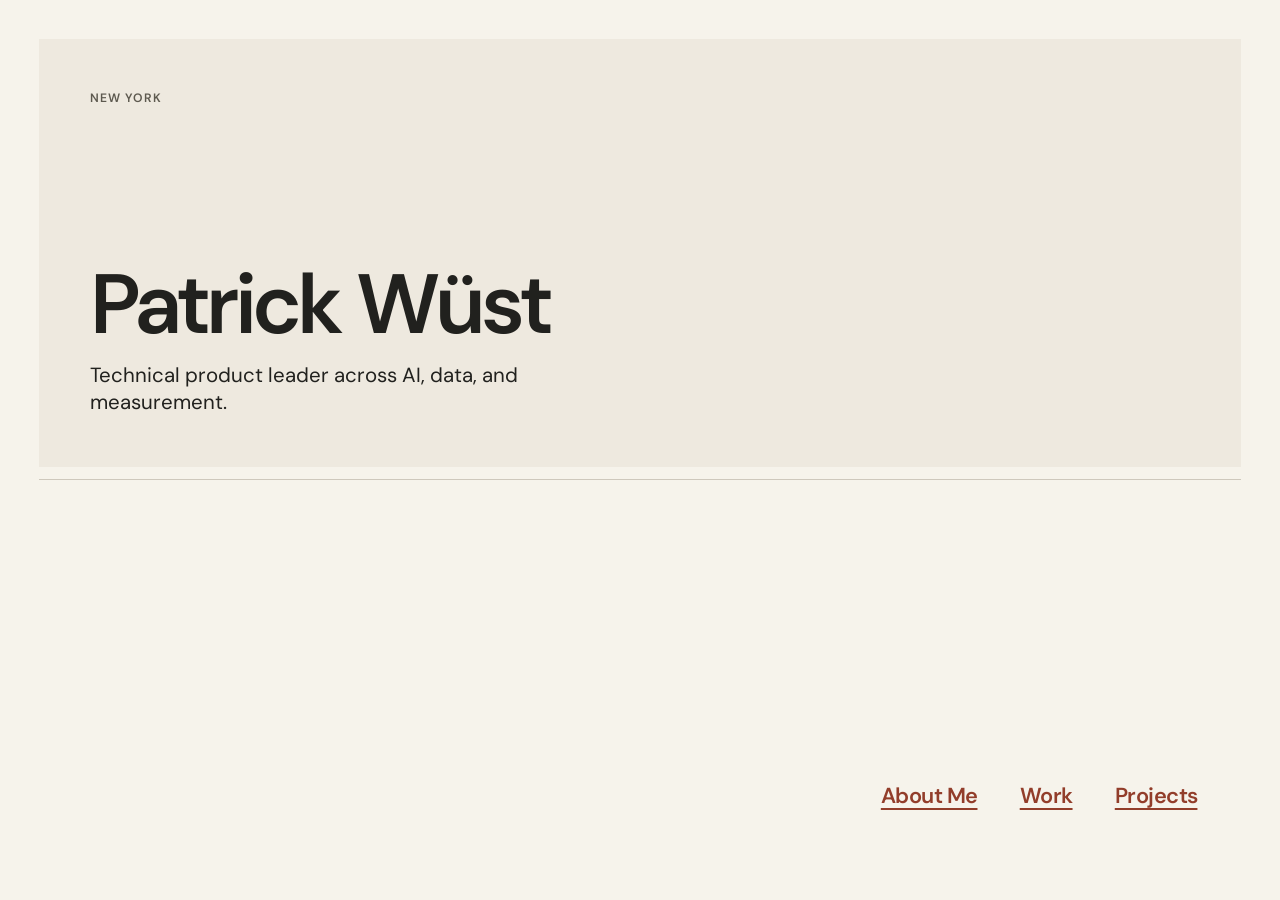
<file: index.html>
<!doctype html>
<html lang="en">
<head>
  <meta charset="utf-8">
  <meta name="viewport" content="width=device-width, initial-scale=1">
  <meta name="description" content="Patrick Wüst, technical product leader across AI, data, and measurement.">
  <title>Patrick Wüst</title>
  <link rel="stylesheet" href="styles.css">
</head>
<body class="cover">
  <a class="skip-link" href="#main">Skip to content</a>
  <main class="cover-main site-shell" id="main" tabindex="-1">
    <header class="cover-intro field">
      <p class="location">New York</p>
      <div>
        <h1>Patrick Wüst</h1>
        <p class="cover-role">Technical product leader across AI, data, and measurement.</p>
      </div>
    </header>

    <nav class="cover-nav field field-reverse" aria-label="Primary">
      <a href="about.html">About Me</a>
      <a href="work.html">Work</a>
      <a href="projects.html">Projects</a>
    </nav>
  </main>
</body>
</html>
</file>
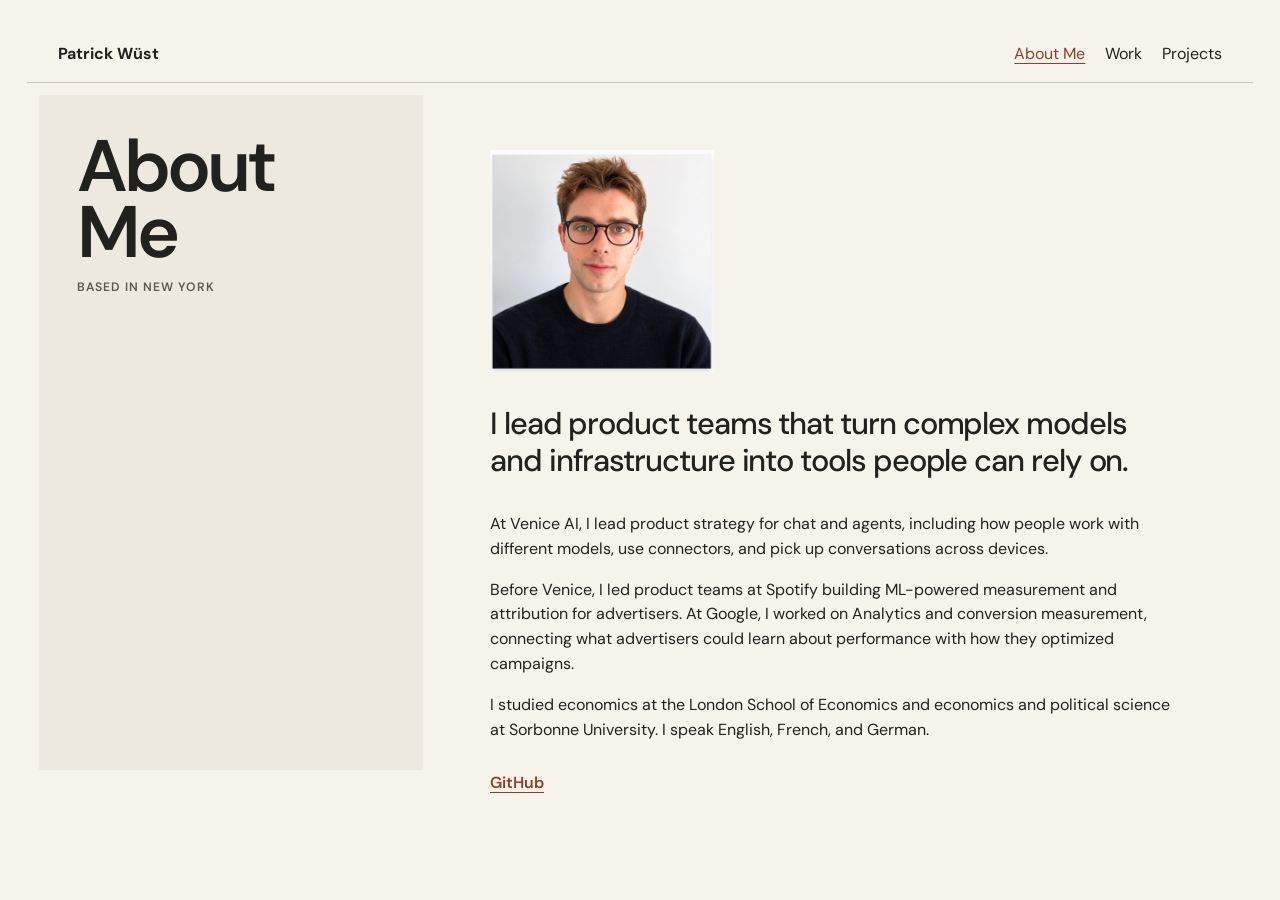
<file: about.html>
<!doctype html>
<html lang="en">
<head>
  <meta charset="utf-8">
  <meta name="viewport" content="width=device-width, initial-scale=1">
  <meta name="description" content="About Patrick Wüst and his work across consumer AI, measurement, and analytics.">
  <title>About Me · Patrick Wüst</title>
  <link rel="stylesheet" href="styles.css">
</head>
<body class="interior">
  <a class="skip-link" href="#main">Skip to content</a>
  <header class="site-header site-shell">
    <a class="wordmark" href="index.html">Patrick Wüst</a>
    <nav class="primary-nav" aria-label="Primary">
      <a href="about.html" aria-current="page">About Me</a>
      <a href="work.html">Work</a>
      <a href="projects.html">Projects</a>
    </nav>
  </header>

  <main class="page-layout site-shell" id="main" tabindex="-1">
    <header class="page-panel about-panel field">
      <h1>About Me</h1>
      <p class="location">Based in New York</p>
    </header>

    <div class="reading-panel">
      <div class="reading-content prose">
        <img class="about-portrait" src="portrait.png" width="512" height="512" alt="Portrait of Patrick Wüst">
        <p class="lead">I lead product teams that turn complex models and infrastructure into tools people can rely on.</p>
        <p>At Venice AI, I lead product strategy for chat and agents, including how people work with different models, use connectors, and pick up conversations across devices.</p>
        <p>Before Venice, I led product teams at Spotify building ML-powered measurement and attribution for advertisers. At Google, I worked on Analytics and conversion measurement, connecting what advertisers could learn about performance with how they optimized campaigns.</p>
        <p>I studied economics at the London School of Economics and economics and political science at Sorbonne University. I speak English, French, and German.</p>
        <p class="profile-link"><a class="text-link" href="https://github.com/LaSiala3000">GitHub</a></p>
      </div>
    </div>
  </main>

</body>
</html>
</file>
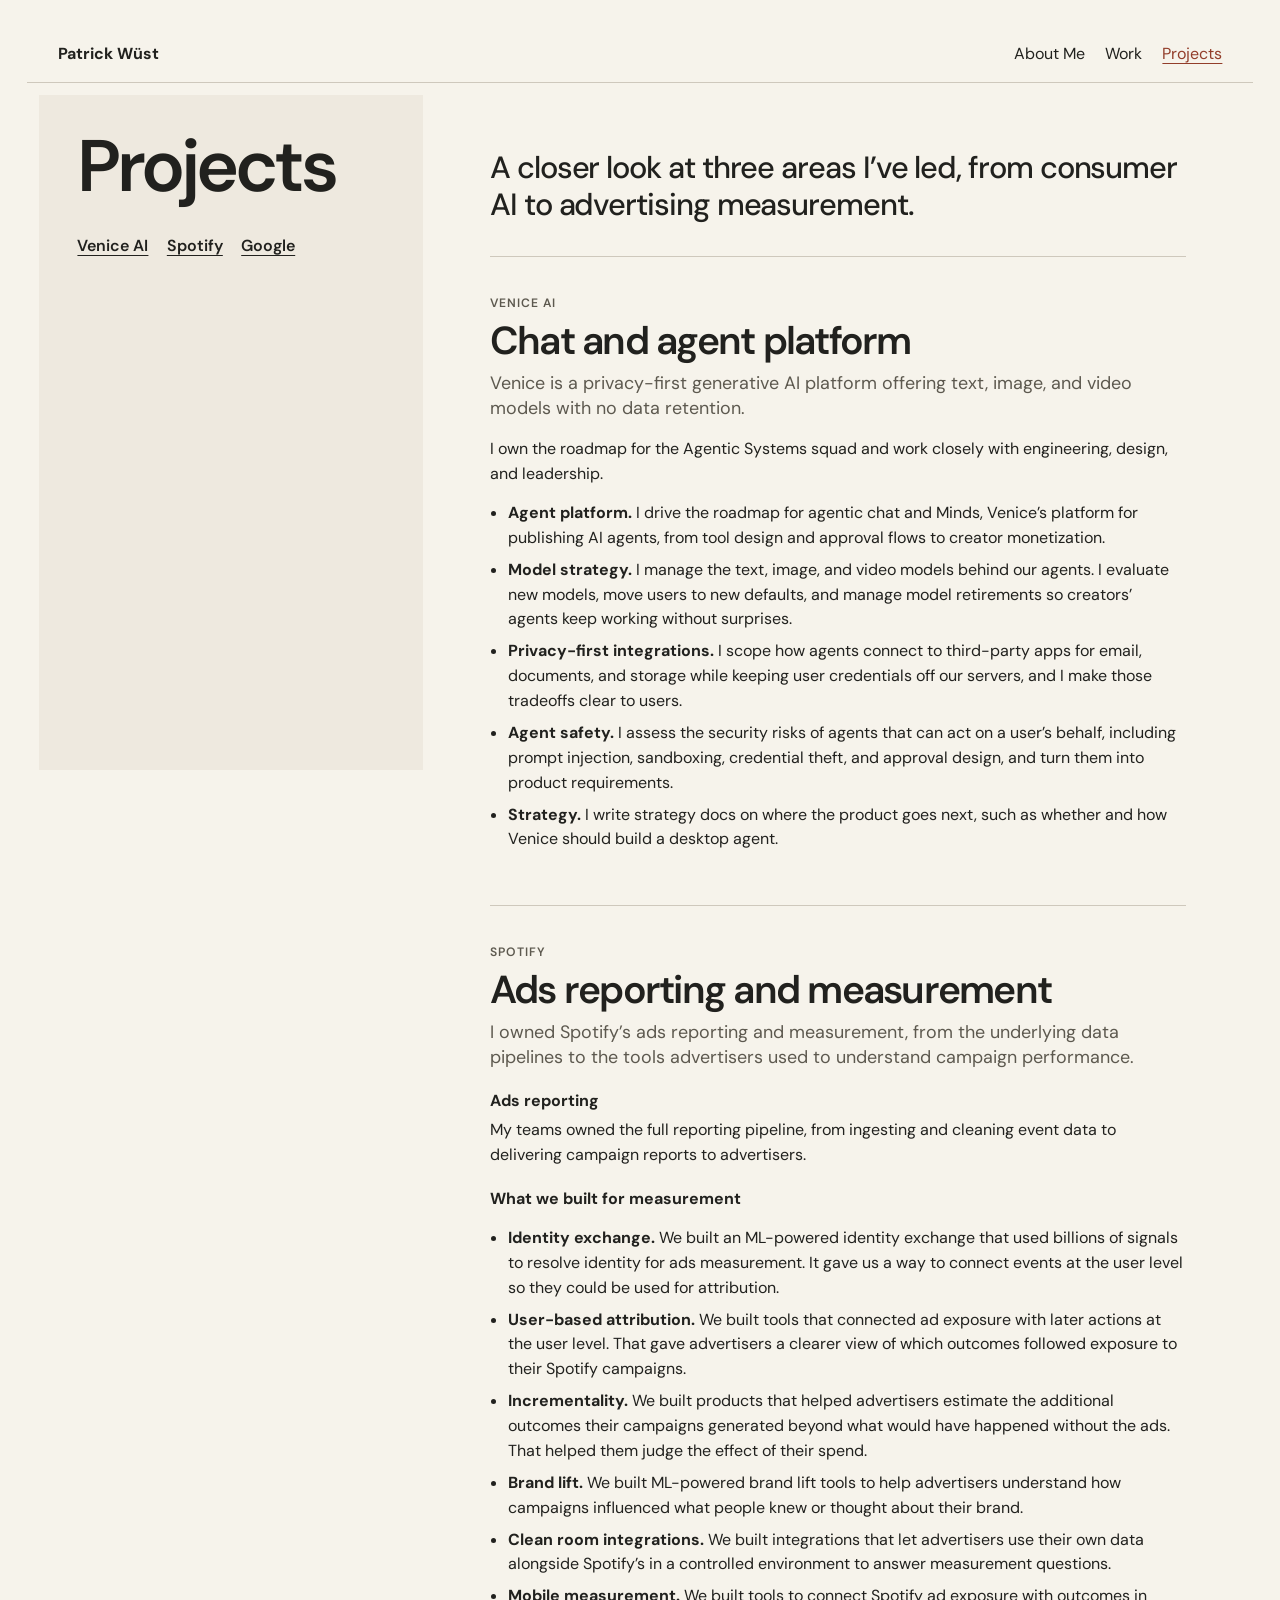
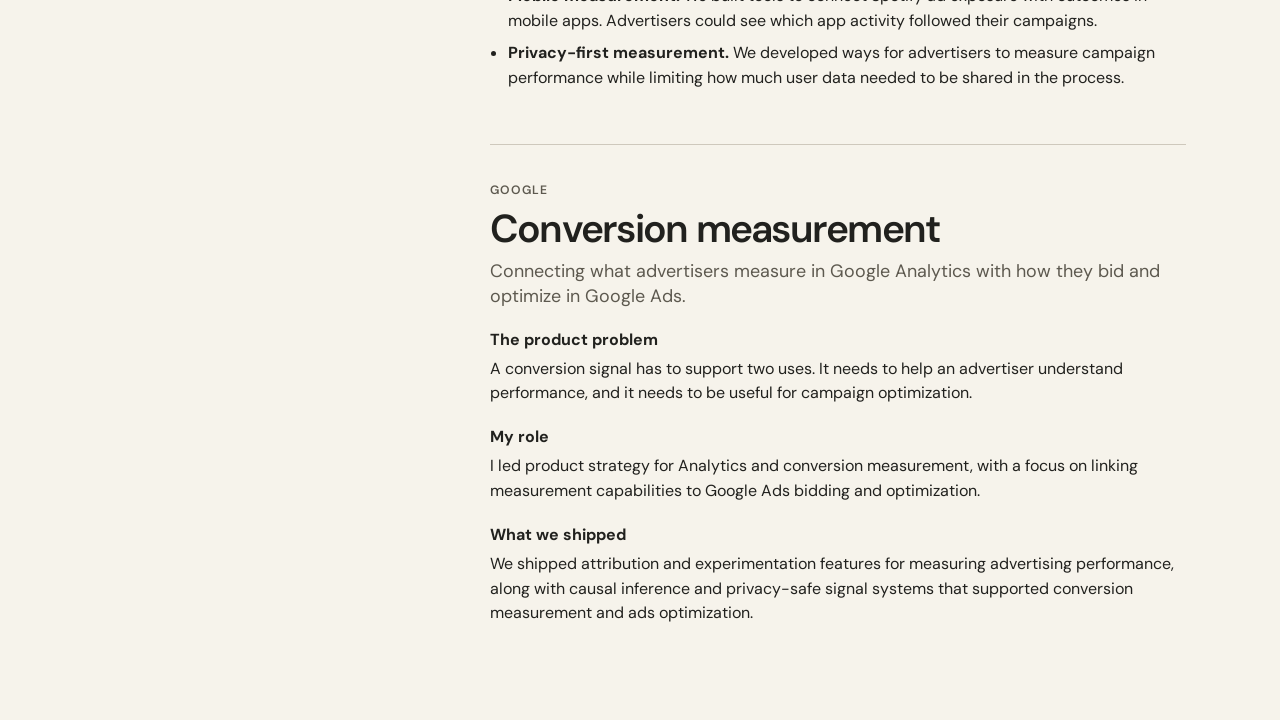
<file: projects.html>
<!doctype html>
<html lang="en">
<head>
  <meta charset="utf-8">
  <meta name="viewport" content="width=device-width, initial-scale=1">
  <meta name="description" content="Selected product work in consumer AI, ML measurement, and conversion measurement by Patrick Wüst.">
  <title>Projects · Patrick Wüst</title>
  <link rel="stylesheet" href="styles.css">
</head>
<body class="interior">
  <a class="skip-link" href="#main">Skip to content</a>
  <header class="site-header site-shell">
    <a class="wordmark" href="index.html">Patrick Wüst</a>
    <nav class="primary-nav" aria-label="Primary">
      <a href="about.html">About Me</a>
      <a href="work.html">Work</a>
      <a href="projects.html" aria-current="page">Projects</a>
    </nav>
  </header>

  <main class="page-layout site-shell" id="main" tabindex="-1">
    <header class="page-panel field">
      <h1>Projects</h1>
      <nav class="project-index" aria-label="On this page">
        <a href="#venice">Venice AI</a>
        <a href="#spotify">Spotify</a>
        <a href="#google">Google</a>
      </nav>
    </header>

    <div class="reading-panel">
      <p class="reading-intro">A closer look at three areas I’ve led, from consumer AI to advertising measurement.</p>
      <article class="editorial-row entry project" id="venice" aria-labelledby="venice-title">
        <p class="label side-label">Venice AI</p>
        <div class="entry-body prose">
          <h2 id="venice-title">Chat and agent platform</h2>
          <p class="project-deck">Venice is a privacy-first generative AI platform offering text, image, and video models with no data retention.</p>
          <p>I own the roadmap for the Agentic Systems squad and work closely with engineering, design, and leadership.</p>
          <ul>
            <li><strong>Agent platform.</strong> I drive the roadmap for agentic chat and Minds, Venice’s platform for publishing AI agents, from tool design and approval flows to creator monetization.</li>
            <li><strong>Model strategy.</strong> I manage the text, image, and video models behind our agents. I evaluate new models, move users to new defaults, and manage model retirements so creators’ agents keep working without surprises.</li>
            <li><strong>Privacy-first integrations.</strong> I scope how agents connect to third-party apps for email, documents, and storage while keeping user credentials off our servers, and I make those tradeoffs clear to users.</li>
            <li><strong>Agent safety.</strong> I assess the security risks of agents that can act on a user’s behalf, including prompt injection, sandboxing, credential theft, and approval design, and turn them into product requirements.</li>
            <li><strong>Strategy.</strong> I write strategy docs on where the product goes next, such as whether and how Venice should build a desktop agent.</li>
          </ul>
        </div>
      </article>

      <article class="editorial-row entry project" id="spotify" aria-labelledby="spotify-title">
        <p class="label side-label">Spotify</p>
        <div class="entry-body prose">
          <h2 id="spotify-title">Ads reporting and measurement</h2>
          <p class="project-deck">I owned Spotify’s ads reporting and measurement, from the underlying data pipelines to the tools advertisers used to understand campaign performance.</p>
          <h3>Ads reporting</h3>
          <p>My teams owned the full reporting pipeline, from ingesting and cleaning event data to delivering campaign reports to advertisers.</p>
          <h3>What we built for measurement</h3>
          <ul>
            <li><strong>Identity exchange.</strong> We built an ML-powered identity exchange that used billions of signals to resolve identity for ads measurement. It gave us a way to connect events at the user level so they could be used for attribution.</li>
            <li><strong>User-based attribution.</strong> We built tools that connected ad exposure with later actions at the user level. That gave advertisers a clearer view of which outcomes followed exposure to their Spotify campaigns.</li>
            <li><strong>Incrementality.</strong> We built products that helped advertisers estimate the additional outcomes their campaigns generated beyond what would have happened without the ads. That helped them judge the effect of their spend.</li>
            <li><strong>Brand lift.</strong> We built ML-powered brand lift tools to help advertisers understand how campaigns influenced what people knew or thought about their brand.</li>
            <li><strong>Clean room integrations.</strong> We built integrations that let advertisers use their own data alongside Spotify’s in a controlled environment to answer measurement questions.</li>
            <li><strong>Mobile measurement.</strong> We built tools to connect Spotify ad exposure with outcomes in mobile apps. Advertisers could see which app activity followed their campaigns.</li>
            <li><strong>Privacy-first measurement.</strong> We developed ways for advertisers to measure campaign performance while limiting how much user data needed to be shared in the process.</li>
          </ul>
        </div>
      </article>

      <article class="editorial-row entry project" id="google" aria-labelledby="google-title">
        <p class="label side-label">Google</p>
        <div class="entry-body prose">
          <h2 id="google-title">Conversion measurement</h2>
          <p class="project-deck">Connecting what advertisers measure in Google Analytics with how they bid and optimize in Google Ads.</p>
          <h3>The product problem</h3>
          <p>A conversion signal has to support two uses. It needs to help an advertiser understand performance, and it needs to be useful for campaign optimization.</p>
          <h3>My role</h3>
          <p>I led product strategy for Analytics and conversion measurement, with a focus on linking measurement capabilities to Google Ads bidding and optimization.</p>
          <h3>What we shipped</h3>
          <p>We shipped attribution and experimentation features for measuring advertising performance, along with causal inference and privacy-safe signal systems that supported conversion measurement and ads optimization.</p>
        </div>
      </article>
    </div>
  </main>

</body>
</html>
</file>
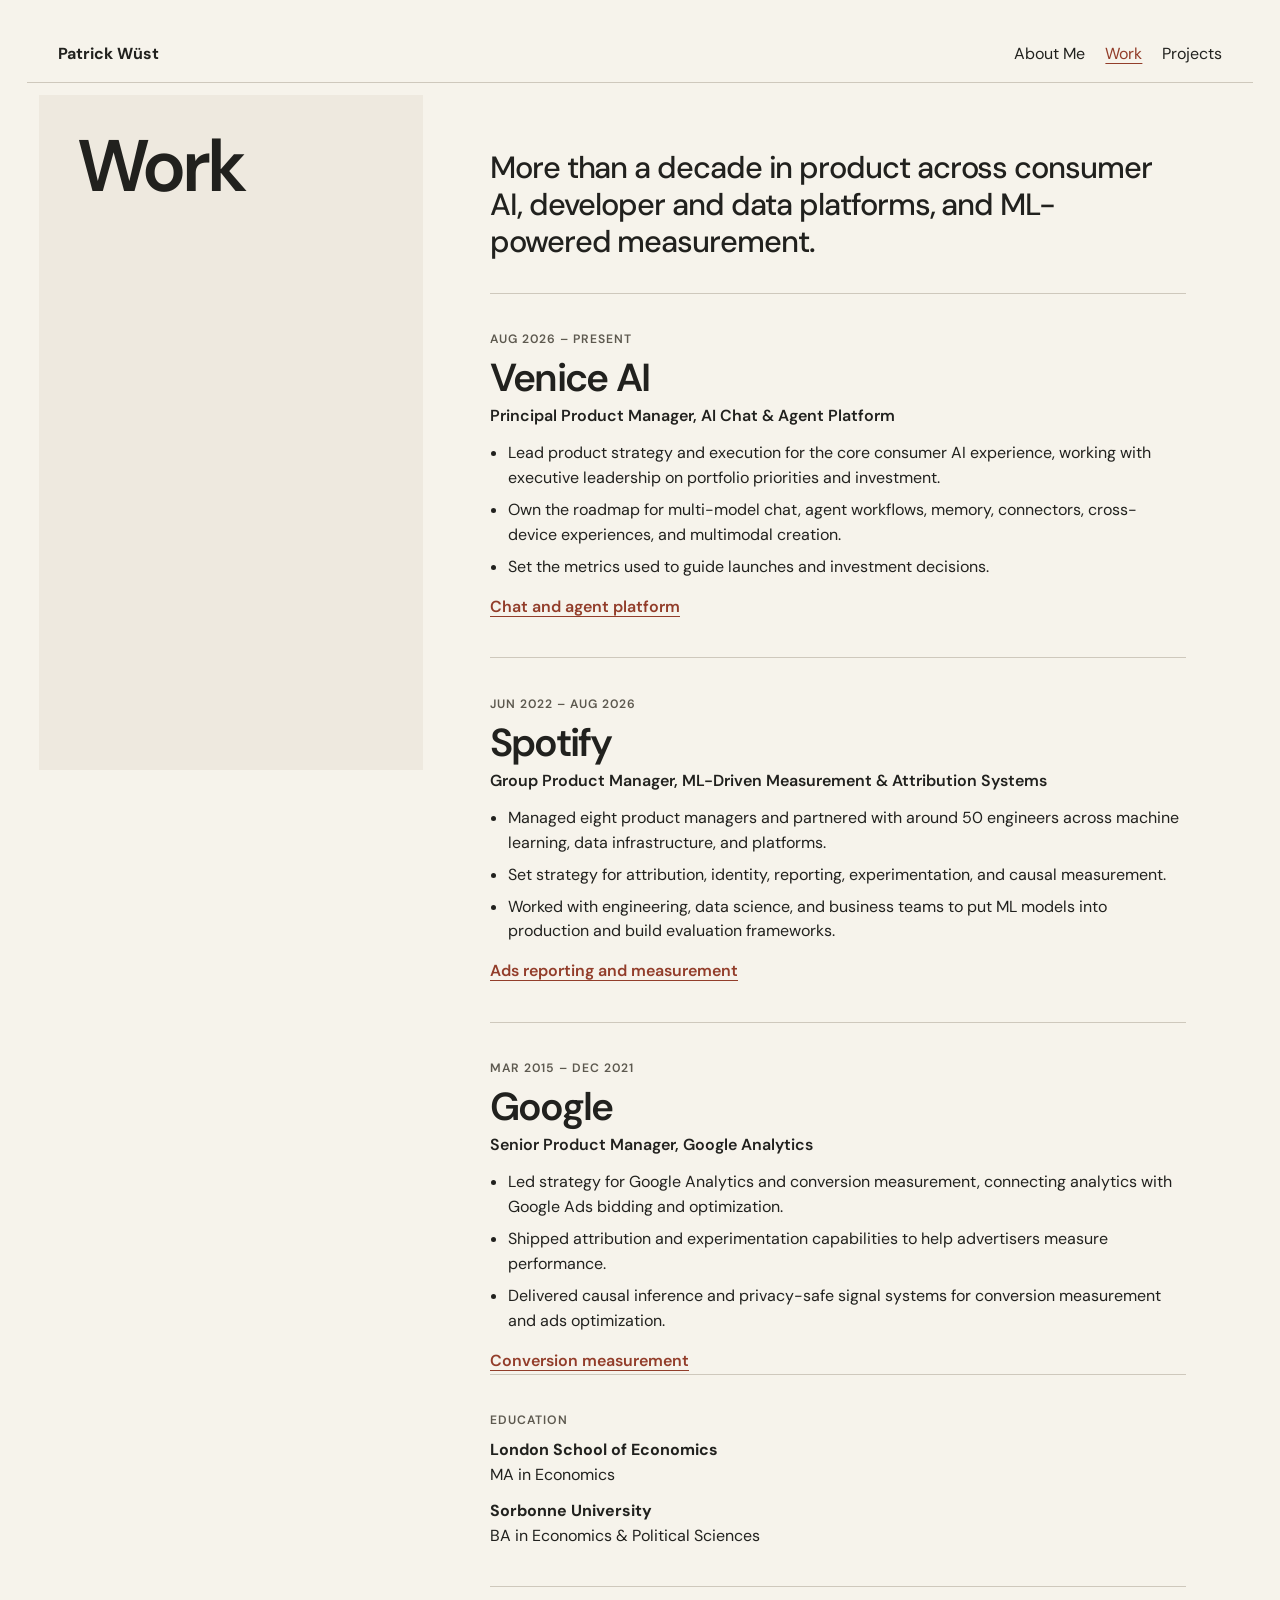
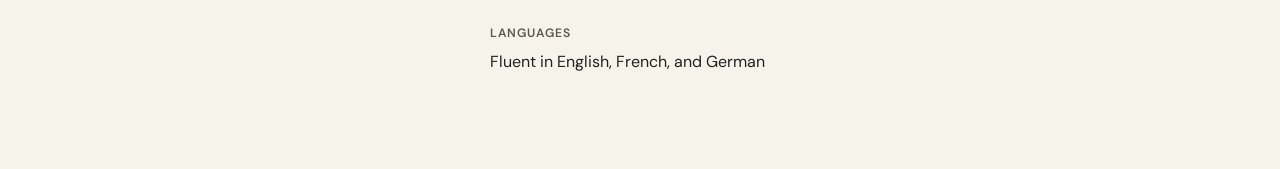
<file: work.html>
<!doctype html>
<html lang="en">
<head>
  <meta charset="utf-8">
  <meta name="viewport" content="width=device-width, initial-scale=1">
  <meta name="description" content="Patrick Wüst’s résumé, including product leadership at Venice AI, Spotify, and Google.">
  <title>Work · Patrick Wüst</title>
  <link rel="stylesheet" href="styles.css">
</head>
<body class="interior">
  <a class="skip-link" href="#main">Skip to content</a>
  <header class="site-header site-shell">
    <a class="wordmark" href="index.html">Patrick Wüst</a>
    <nav class="primary-nav" aria-label="Primary">
      <a href="about.html">About Me</a>
      <a href="work.html" aria-current="page">Work</a>
      <a href="projects.html">Projects</a>
    </nav>
  </header>

  <main class="page-layout site-shell" id="main" tabindex="-1">
    <header class="page-panel field">
      <h1>Work</h1>
    </header>

    <div class="reading-panel">
      <p class="reading-intro">More than a decade in product across consumer AI, developer and data platforms, and ML-powered measurement.</p>

      <section class="entry-list" aria-label="Professional experience">
        <article class="editorial-row entry">
          <p class="label side-label"><time datetime="2026-08">Aug 2026</time> – Present</p>
          <div class="entry-body">
            <h2>Venice AI</h2>
            <p class="role">Principal Product Manager, AI Chat &amp; Agent Platform</p>
            <ul>
              <li>Lead product strategy and execution for the core consumer AI experience, working with executive leadership on portfolio priorities and investment.</li>
              <li>Own the roadmap for multi-model chat, agent workflows, memory, connectors, cross-device experiences, and multimodal creation.</li>
              <li>Set the metrics used to guide launches and investment decisions.</li>
            </ul>
            <a class="text-link" href="projects.html#venice">Chat and agent platform</a>
          </div>
        </article>

        <article class="editorial-row entry">
          <p class="label side-label"><time datetime="2022-06">Jun 2022</time> – <time datetime="2026-08">Aug 2026</time></p>
          <div class="entry-body">
            <h2>Spotify</h2>
            <p class="role">Group Product Manager, ML-Driven Measurement &amp; Attribution Systems</p>
            <ul>
              <li>Managed eight product managers and partnered with around 50 engineers across machine learning, data infrastructure, and platforms.</li>
              <li>Set strategy for attribution, identity, reporting, experimentation, and causal measurement.</li>
              <li>Worked with engineering, data science, and business teams to put ML models into production and build evaluation frameworks.</li>
            </ul>
            <a class="text-link" href="projects.html#spotify">Ads reporting and measurement</a>
          </div>
        </article>

        <article class="editorial-row entry">
          <p class="label side-label"><time datetime="2015-03">Mar 2015</time> – <time datetime="2021-12">Dec 2021</time></p>
          <div class="entry-body">
            <h2>Google</h2>
            <p class="role">Senior Product Manager, Google Analytics</p>
            <ul>
              <li>Led strategy for Google Analytics and conversion measurement, connecting analytics with Google Ads bidding and optimization.</li>
              <li>Shipped attribution and experimentation capabilities to help advertisers measure performance.</li>
              <li>Delivered causal inference and privacy-safe signal systems for conversion measurement and ads optimization.</li>
            </ul>
            <a class="text-link" href="projects.html#google">Conversion measurement</a>
          </div>
        </article>
      </section>

      <div class="editorial-row entry credentials">
        <h2 class="label side-label">Education</h2>
        <div class="entry-body">
          <p><strong>London School of Economics</strong><br>MA in Economics</p>
          <p><strong>Sorbonne University</strong><br>BA in Economics &amp; Political Sciences</p>
        </div>
      </div>
      <div class="editorial-row entry credentials">
        <h2 class="label side-label">Languages</h2>
        <p class="entry-body">Fluent in English, French, and German</p>
      </div>
    </div>
  </main>
</body>
</html>
</file>
<file: styles.css>
@font-face {
  font-family: "DM Sans";
  src: url("fonts/dm-sans.woff2") format("woff2");
  font-style: normal;
  font-weight: 400 700;
  font-display: swap;
}

:root {
  color-scheme: light;
  --paper: #f6f3eb;
  --panel: #eee9df;
  --ink: #21211e;
  --muted: #5d594f;
  --accent: #923d2a;
  --rule: #cec8bc;
  --sans: "DM Sans", "Helvetica Neue", Helvetica, Arial, sans-serif;
  --gutter: clamp(0.65rem, 2.1vw, 2rem);
  --panel-gap: clamp(0.45rem, 0.95vw, 0.85rem);
}

*, *::before, *::after {
  box-sizing: border-box;
}

body {
  margin: 0;
  background: var(--paper);
  color: var(--ink);
  font: 1rem/1.55 var(--sans);
}

h1, h2, h3, p, ul {
  margin: 0;
}

a {
  color: inherit;
  text-underline-offset: 0.22em;
}

a:hover {
  text-decoration-thickness: 2px;
}

a:focus-visible {
  outline: 2px solid currentColor;
  outline-offset: 4px;
}

.skip-link {
  position: fixed;
  z-index: 2;
  inset: 0.75rem auto auto 0.75rem;
  padding: 0.65rem 1rem;
  transform: translateY(-200%);
  background: var(--ink);
  color: var(--paper);
}

.skip-link:focus {
  transform: none;
}

.site-shell {
  width: min(calc(100% - 2 * var(--gutter)), 96rem);
  margin-inline: auto;
}

.field {
  background: var(--panel);
}

.field-reverse {
  background: var(--paper);
  border-top: 1px solid var(--rule);
}

.cover-main {
  display: grid;
  grid-template-rows: minmax(19rem, 1.12fr) minmax(12rem, 1fr);
  gap: var(--panel-gap);
  min-height: calc(100vh - 2 * var(--gutter));
  min-height: calc(100svh - 2 * var(--gutter));
  margin-block: var(--gutter);
  padding: var(--panel-gap);
}

.cover-intro {
  display: flex;
  flex-direction: column;
  justify-content: space-between;
  align-items: flex-start;
  gap: 2rem;
  padding: clamp(1.2rem, 4vw, 4.5rem);
}

.location,
.label {
  color: var(--muted);
  font-size: 0.76rem;
  font-weight: 600;
  letter-spacing: 0.08em;
  line-height: 1.4;
  text-transform: uppercase;
}

.cover-intro h1 {
  font-size: clamp(2.385rem, 6.57vw, 6.39rem);
  font-weight: 600;
  letter-spacing: -0.055em;
  line-height: 0.9;
}

.cover-role {
  max-width: 34ch;
  margin-top: clamp(0.75rem, 1.55vw, 1.35rem);
  font-size: clamp(1rem, 1.6vw, 1.4rem);
  line-height: 1.3;
}

.cover-nav {
  display: flex;
  flex-wrap: wrap;
  align-content: flex-end;
  justify-content: flex-end;
  gap: 0.5rem clamp(1rem, 3.3vw, 4rem);
  padding: clamp(1.2rem, 3.4vw, 4rem);
}

.cover-nav a {
  display: inline-flex;
  min-height: 2.75rem;
  align-items: center;
  font-size: clamp(1.06rem, 1.7vw, 1.6rem);
  font-weight: 600;
  letter-spacing: -0.025em;
  color: var(--accent);
}

.interior {
  padding-block: var(--gutter);
}

.site-header {
  display: flex;
  flex-wrap: wrap;
  align-items: center;
  justify-content: space-between;
  gap: 0.2rem 1.5rem;
  padding: 0.35rem clamp(1rem, 2.4vw, 2.5rem);
  border-bottom: 1px solid var(--rule);
}

.wordmark,
.primary-nav a {
  display: inline-flex;
  align-items: center;
  min-height: 2.75rem;
  text-decoration: none;
}

.wordmark {
  font-weight: 700;
}

.primary-nav {
  display: flex;
  flex-wrap: wrap;
  gap: 0 1.25rem;
}

.primary-nav a[aria-current="page"] {
  color: var(--accent);
  text-decoration: underline;
}

.primary-nav a:hover,
.wordmark:hover {
  text-decoration: underline;
}

.page-layout {
  display: grid;
  grid-template-columns: minmax(14rem, 1fr) minmax(0, 2.1fr);
  align-items: start;
  gap: var(--panel-gap);
  padding: var(--panel-gap);
}

.page-panel {
  padding: clamp(1rem, 3vw, 3.5rem);
  min-height: min(75svh, 46rem);
}

.page-panel h1 {
  font-size: clamp(2.75rem, 5.7vw, 6.25rem);
  font-weight: 600;
  letter-spacing: -0.055em;
  line-height: 0.91;
}

.about-portrait {
  display: block;
  width: min(100%, 14rem);
  height: auto;
  margin-block-end: clamp(1.25rem, 2.5vw, 2rem);
}

.about-panel .location {
  margin-top: 0.8rem;
}

.reading-panel {
  min-width: 0;
  min-height: min(75svh, 46rem);
  padding: clamp(1.3rem, 4.3vw, 4.5rem);
  background: var(--paper);
}

.reading-content,
.reading-intro {
  max-width: 63ch;
}

.reading-intro,
.prose .lead {
  margin-bottom: 2rem;
  font-size: clamp(1.3rem, 2.4vw, 2rem);
  font-weight: 500;
  letter-spacing: -0.035em;
  line-height: 1.2;
  text-wrap: pretty;
}

.prose p + p {
  margin-top: 1rem;
}

.prose .profile-link {
  margin-top: 1.8rem;
}

.text-link {
  color: var(--accent);
  font-weight: 600;
}

.editorial-row {
  display: grid;
  gap: 0.55rem;
}

.entry {
  padding-block: clamp(1.25rem, 3vw, 2.35rem);
  border-top: 1px solid var(--rule);
}

.entry:last-child {
  padding-bottom: 0;
}

.entry-body {
  max-width: 67ch;
}

.entry-body h2 {
  font-size: clamp(1.65rem, 3.05vw, 2.75rem);
  font-weight: 600;
  letter-spacing: -0.045em;
  line-height: 1.05;
  text-wrap: pretty;
}

.role {
  margin-top: 0.45rem;
  font-weight: 600;
  line-height: 1.35;
}

.entry-body ul {
  margin-block: 0.9rem 0.95rem;
  padding-inline-start: 1.15rem;
}

.entry-body li + li {
  margin-top: 0.45rem;
}

.credentials p + p {
  margin-top: 0.7rem;
}

.project-index {
  display: flex;
  flex-wrap: wrap;
  gap: 0 1.15rem;
  margin-top: 1.5rem;
}

.project-index a {
  display: inline-flex;
  align-items: center;
  min-height: 2.75rem;
  font-weight: 600;
}

.project {
  scroll-margin-top: var(--gutter);
}

.project:target {
  border-top-color: var(--ink);
}

.project-deck {
  margin-top: 0.6rem;
  color: var(--muted);
  font-size: 1.12rem;
  line-height: 1.4;
}

.project h3 {
  margin-top: 1.2rem;
  font-size: 1rem;
}

.project h3 + p {
  margin-top: 0.25rem;
}

@media (min-width: 48.01rem) {
  .page-panel {
    position: sticky;
    top: var(--gutter);
  }
}

@media (max-width: 48rem) {
  .page-layout {
    grid-template-columns: minmax(0, 1fr);
  }

  .page-panel,
  .reading-panel {
    min-height: auto;
  }

  .page-panel {
    padding-block: 1.55rem;
  }

  .about-portrait {
    width: min(47%, 10rem);
  }

  .project-index {
    margin-top: 0.6rem;
  }
}

@media (max-width: 34rem) {
  .cover-main {
    grid-template-rows: minmax(17rem, 1.12fr) minmax(12rem, 1fr);
  }

  .cover-role {
    max-width: 23ch;
  }

  .cover-nav {
    flex-direction: column;
    flex-wrap: nowrap;
    align-items: flex-end;
    gap: 0.1rem;
  }

  .primary-nav {
    gap: 0 0.95rem;
  }
}
</file>
